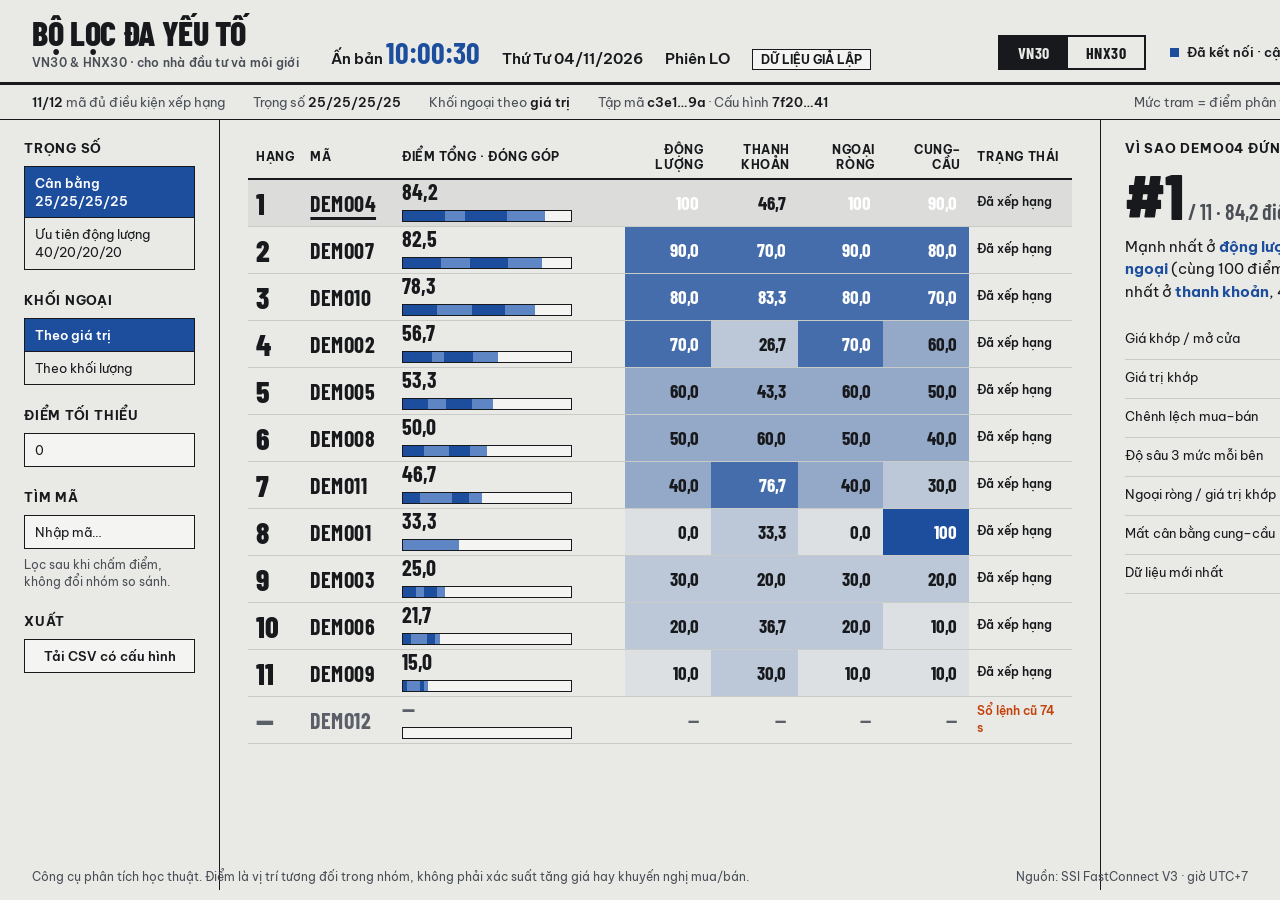
<file: .impeccable/mocks/decision/assigned.html>
<!doctype html><html lang="vi"><head><meta charset="utf-8">
<link href="https://fonts.googleapis.com/css2?family=Barlow+Condensed:wght@500;600;700;800&family=Be+Vietnam+Pro:wght@400;500;600;700&display=swap" rel="stylesheet">
<style>
:root{--paper:#E9EAE6;--ink:#17191C;--ink2:#4A4F57;--spot:#1D4E9E;--rule:#17191C;--warn:#C2410C}
*{box-sizing:border-box;margin:0;padding:0}
body{width:1440px;height:900px;overflow:hidden;background:var(--paper);color:var(--ink);font:14px/1.4 "Be Vietnam Pro",sans-serif}
.cond{font-family:"Barlow Condensed",sans-serif}
header{display:grid;grid-template-columns:auto 1fr auto;align-items:end;gap:32px;padding:18px 32px 12px;border-bottom:3px solid var(--ink)}
.mast{font:800 34px/0.9 "Barlow Condensed";letter-spacing:-.01em;text-transform:uppercase}
.mast small{display:block;font:600 12px "Be Vietnam Pro";letter-spacing:.02em;text-transform:none;color:var(--ink2);margin-top:6px}
.edition{display:flex;gap:22px;align-items:baseline;font:600 15px "Be Vietnam Pro"}
.edition b{font:700 30px/1 "Barlow Condensed";color:var(--spot)}
.tabs{display:flex;gap:0;border:2px solid var(--ink)}
.tabs span{padding:6px 18px;font:700 16px "Barlow Condensed";letter-spacing:.03em}
.tabs .on{background:var(--ink);color:var(--paper)}
.live{font:600 13px "Be Vietnam Pro";display:flex;align-items:center;gap:8px}
.live i{width:9px;height:9px;background:var(--spot);display:inline-block}
.sub{display:flex;gap:28px;padding:8px 32px;border-bottom:1px solid var(--rule);font-size:13px;color:var(--ink2)}
.sub b{color:var(--ink);font-weight:600}
main{display:grid;grid-template-columns:220px 1fr 340px;height:calc(900px - 130px)}
aside.filters{padding:20px 24px;border-right:1px solid var(--rule)}
h3{font:700 13px "Be Vietnam Pro";text-transform:uppercase;letter-spacing:.06em;margin:0 0 10px}
.ctl{margin-bottom:22px}
.seg{display:flex;flex-direction:column;border:1.5px solid var(--ink)}
.seg span{padding:7px 10px;font-size:13px;border-bottom:1px solid var(--ink)}
.seg span:last-child{border:0}
.seg .on{background:var(--spot);color:#fff;font-weight:600}
.input{border:1.5px solid var(--ink);padding:7px 10px;font-size:13px;background:#F4F5F2}
.note{font-size:12px;color:var(--ink2);margin-top:8px}
section.board{padding:16px 28px;overflow:hidden}
table{width:100%;border-collapse:collapse}
th{font:700 12px "Be Vietnam Pro";text-transform:uppercase;letter-spacing:.05em;text-align:left;padding:6px 8px;border-bottom:2px solid var(--ink)}
th.n{text-align:right}
td{padding:0 8px;height:46px;border-bottom:1px solid #C9CCC6;font-size:14px}
.rk{font:800 30px/1 "Barlow Condensed";width:52px}
.sym{font:700 22px/1 "Barlow Condensed";letter-spacing:.02em;width:96px}
.tot{width:250px}
.tot .num{font:700 22px/1 "Barlow Condensed";display:inline-block;width:52px}
.budget{display:inline-flex;width:170px;height:12px;border:1px solid var(--ink);vertical-align:middle;background:#F4F5F2}
.budget s{display:block;height:100%;text-decoration:none}
.f{width:96px;text-align:right;font:700 19px/46px "Barlow Condensed";padding-right:12px}
.t0{background:rgba(29,78,158,.06)}.t1{background:rgba(29,78,158,.22)}.t2{background:rgba(29,78,158,.42)}.t3{background:rgba(29,78,158,.8);color:#fff}.t4{background:#1D4E9E;color:#fff}
.mark{width:120px;font-size:12px;font-weight:600}
tr.sel td{background:rgba(23,25,28,.06)}
tr.sel .sym{text-decoration:underline;text-decoration-thickness:3px;text-underline-offset:5px}
tr.off td{color:#5B6068}
tr.off .mark{color:var(--warn)}
aside.why{border-left:1px solid var(--rule);padding:20px 24px}
.big{font:800 64px/0.9 "Barlow Condensed"}
.big small{font:600 22px "Barlow Condensed";color:var(--ink2)}
.lede{font-size:15px;line-height:1.5;margin:12px 0 18px}
.lede b{color:var(--spot)}
.rows div{display:grid;grid-template-columns:1fr auto;padding:8px 0;border-bottom:1px solid #C9CCC6;font-size:13px}
.rows b{font:700 18px "Barlow Condensed"}
footer{position:absolute;bottom:0;left:0;right:0;height:0}
.foot{position:absolute;bottom:14px;left:32px;right:32px;font-size:12px;color:var(--ink2);display:flex;justify-content:space-between}
.chip{border:1.5px solid var(--ink);padding:2px 8px;font:700 12px "Be Vietnam Pro";background:#F4F5F2}
</style></head><body>
<header>
 <div class="mast">Bộ lọc đa yếu tố<small>VN30 &amp; HNX30 · cho nhà đầu tư và môi giới</small></div>
 <div class="edition"><span>Ấn bản <b class="cond">10:00:30</b></span><span>Thứ Tư 04/11/2026</span><span>Phiên LO</span><span class="chip">DỮ LIỆU GIẢ LẬP</span></div>
 <div style="display:flex;gap:24px;align-items:center"><div class="tabs"><span class="on">VN30</span><span>HNX30</span></div><div class="live"><i></i>Đã kết nối · cập nhật 2 giây trước</div></div>
</header>
<div class="sub"><span><b>11/12</b> mã đủ điều kiện xếp hạng</span><span>Trọng số <b>25/25/25/25</b></span><span>Khối ngoại theo <b>giá trị</b></span><span>Tập mã <b>c3e1…9a</b> · Cấu hình <b>7f20…41</b></span><span style="margin-left:auto">Mức tram = điểm phân vị 0–100 trong nhóm</span></div>
<main>
 <aside class="filters">
  <div class="ctl"><h3>Trọng số</h3><div class="seg"><span class="on">Cân bằng 25/25/25/25</span><span>Ưu tiên động lượng 40/20/20/20</span></div></div>
  <div class="ctl"><h3>Khối ngoại</h3><div class="seg"><span class="on">Theo giá trị</span><span>Theo khối lượng</span></div></div>
  <div class="ctl"><h3>Điểm tối thiểu</h3><div class="input">0</div></div>
  <div class="ctl"><h3>Tìm mã</h3><div class="input">Nhập mã…</div><p class="note">Lọc sau khi chấm điểm, không đổi nhóm so sánh.</p></div>
  <div class="ctl"><h3>Xuất</h3><div class="input" style="text-align:center;font-weight:600">Tải CSV có cấu hình</div></div>
 </aside>
 <section class="board">
  <table>
   <tr><th>Hạng</th><th>Mã</th><th>Điểm tổng · đóng góp</th><th class="n">Động lượng</th><th class="n">Thanh khoản</th><th class="n">Ngoại ròng</th><th class="n">Cung–cầu</th><th>Trạng thái</th></tr>
   <tr class="sel"><td class="rk">1</td><td class="sym">DEMO04</td><td class="tot"><span class="num">84,2</span><span class="budget"><s style="width:25%;background:#1D4E9E"></s><s style="width:11.7%;background:#5F86C4"></s><s style="width:25%;background:#1D4E9E"></s><s style="width:22.5%;background:#5F86C4"></s></span></td><td class="f t4">100</td><td class="f t2">46,7</td><td class="f t4">100</td><td class="f t3">90,0</td><td class="mark">Đã xếp hạng</td></tr>
   <tr><td class="rk">2</td><td class="sym">DEMO07</td><td class="tot"><span class="num">82,5</span><span class="budget"><s style="width:22.5%;background:#1D4E9E"></s><s style="width:17.5%;background:#5F86C4"></s><s style="width:22.5%;background:#1D4E9E"></s><s style="width:20%;background:#5F86C4"></s></span></td><td class="f t3">90,0</td><td class="f t3">70,0</td><td class="f t3">90,0</td><td class="f t3">80,0</td><td class="mark">Đã xếp hạng</td></tr>
   <tr><td class="rk">3</td><td class="sym">DEMO10</td><td class="tot"><span class="num">78,3</span><span class="budget"><s style="width:20%;background:#1D4E9E"></s><s style="width:20.8%;background:#5F86C4"></s><s style="width:20%;background:#1D4E9E"></s><s style="width:17.5%;background:#5F86C4"></s></span></td><td class="f t3">80,0</td><td class="f t3">83,3</td><td class="f t3">80,0</td><td class="f t3">70,0</td><td class="mark">Đã xếp hạng</td></tr>
   <tr><td class="rk">4</td><td class="sym">DEMO02</td><td class="tot"><span class="num">56,7</span><span class="budget"><s style="width:17.5%;background:#1D4E9E"></s><s style="width:6.7%;background:#5F86C4"></s><s style="width:17.5%;background:#1D4E9E"></s><s style="width:15%;background:#5F86C4"></s></span></td><td class="f t3">70,0</td><td class="f t1">26,7</td><td class="f t3">70,0</td><td class="f t2">60,0</td><td class="mark">Đã xếp hạng</td></tr>
   <tr><td class="rk">5</td><td class="sym">DEMO05</td><td class="tot"><span class="num">53,3</span><span class="budget"><s style="width:15%;background:#1D4E9E"></s><s style="width:10.8%;background:#5F86C4"></s><s style="width:15%;background:#1D4E9E"></s><s style="width:12.5%;background:#5F86C4"></s></span></td><td class="f t2">60,0</td><td class="f t2">43,3</td><td class="f t2">60,0</td><td class="f t2">50,0</td><td class="mark">Đã xếp hạng</td></tr>
   <tr><td class="rk">6</td><td class="sym">DEMO08</td><td class="tot"><span class="num">50,0</span><span class="budget"><s style="width:12.5%;background:#1D4E9E"></s><s style="width:15%;background:#5F86C4"></s><s style="width:12.5%;background:#1D4E9E"></s><s style="width:10%;background:#5F86C4"></s></span></td><td class="f t2">50,0</td><td class="f t2">60,0</td><td class="f t2">50,0</td><td class="f t2">40,0</td><td class="mark">Đã xếp hạng</td></tr>
   <tr><td class="rk">7</td><td class="sym">DEMO11</td><td class="tot"><span class="num">46,7</span><span class="budget"><s style="width:10%;background:#1D4E9E"></s><s style="width:19.2%;background:#5F86C4"></s><s style="width:10%;background:#1D4E9E"></s><s style="width:7.5%;background:#5F86C4"></s></span></td><td class="f t2">40,0</td><td class="f t3">76,7</td><td class="f t2">40,0</td><td class="f t1">30,0</td><td class="mark">Đã xếp hạng</td></tr>
   <tr><td class="rk">8</td><td class="sym">DEMO01</td><td class="tot"><span class="num">33,3</span><span class="budget"><s style="width:0"></s><s style="width:8.3%;background:#5F86C4"></s><s style="width:0"></s><s style="width:25%;background:#5F86C4"></s></span></td><td class="f t0">0,0</td><td class="f t1">33,3</td><td class="f t0">0,0</td><td class="f t4">100</td><td class="mark">Đã xếp hạng</td></tr>
   <tr><td class="rk">9</td><td class="sym">DEMO03</td><td class="tot"><span class="num">25,0</span><span class="budget"><s style="width:7.5%;background:#1D4E9E"></s><s style="width:5%;background:#5F86C4"></s><s style="width:7.5%;background:#1D4E9E"></s><s style="width:5%;background:#5F86C4"></s></span></td><td class="f t1">30,0</td><td class="f t1">20,0</td><td class="f t1">30,0</td><td class="f t1">20,0</td><td class="mark">Đã xếp hạng</td></tr>
   <tr><td class="rk">10</td><td class="sym">DEMO06</td><td class="tot"><span class="num">21,7</span><span class="budget"><s style="width:5%;background:#1D4E9E"></s><s style="width:9.2%;background:#5F86C4"></s><s style="width:5%;background:#1D4E9E"></s><s style="width:2.5%;background:#5F86C4"></s></span></td><td class="f t1">20,0</td><td class="f t1">36,7</td><td class="f t1">20,0</td><td class="f t0">10,0</td><td class="mark">Đã xếp hạng</td></tr>
   <tr><td class="rk">11</td><td class="sym">DEMO09</td><td class="tot"><span class="num">15,0</span><span class="budget"><s style="width:2.5%;background:#1D4E9E"></s><s style="width:7.5%;background:#5F86C4"></s><s style="width:2.5%;background:#1D4E9E"></s><s style="width:2.5%;background:#5F86C4"></s></span></td><td class="f t0">10,0</td><td class="f t1">30,0</td><td class="f t0">10,0</td><td class="f t0">10,0</td><td class="mark">Đã xếp hạng</td></tr>
   <tr class="off"><td class="rk">—</td><td class="sym">DEMO12</td><td class="tot"><span class="num">—</span><span class="budget"></span></td><td class="f">—</td><td class="f">—</td><td class="f">—</td><td class="f">—</td><td class="mark">Sổ lệnh cũ 74 s</td></tr>
  </table>
 </section>
 <aside class="why">
  <h3>Vì sao DEMO04 đứng đầu</h3>
  <div class="big">#1<small> / 11 · 84,2 điểm</small></div>
  <p class="lede">Mạnh nhất ở <b>động lượng</b> và <b>dòng tiền ngoại</b> (cùng 100 điểm phân vị). Yếu nhất ở <b>thanh khoản</b>, 46,7 điểm.</p>
  <div class="rows">
   <div><span>Giá khớp / mở cửa</span><b>+2,00 %</b></div>
   <div><span>Giá trị khớp</span><b>184,6 tỷ</b></div>
   <div><span>Chênh lệch mua–bán</span><b>24 bps</b></div>
   <div><span>Độ sâu 3 mức mỗi bên</span><b>9,8 tỷ</b></div>
   <div><span>Ngoại ròng / giá trị khớp</span><b>+0,062</b></div>
   <div><span>Mất cân bằng cung–cầu</span><b>+0,31</b></div>
   <div><span>Dữ liệu mới nhất</span><b>2 s</b></div>
  </div>
 </aside>
</main>
<div class="foot"><span>Công cụ phân tích học thuật. Điểm là vị trí tương đối trong nhóm, không phải xác suất tăng giá hay khuyến nghị mua/bán.</span><span>Nguồn: SSI FastConnect V3 · giờ UTC+7</span></div>
</body></html>
</file>
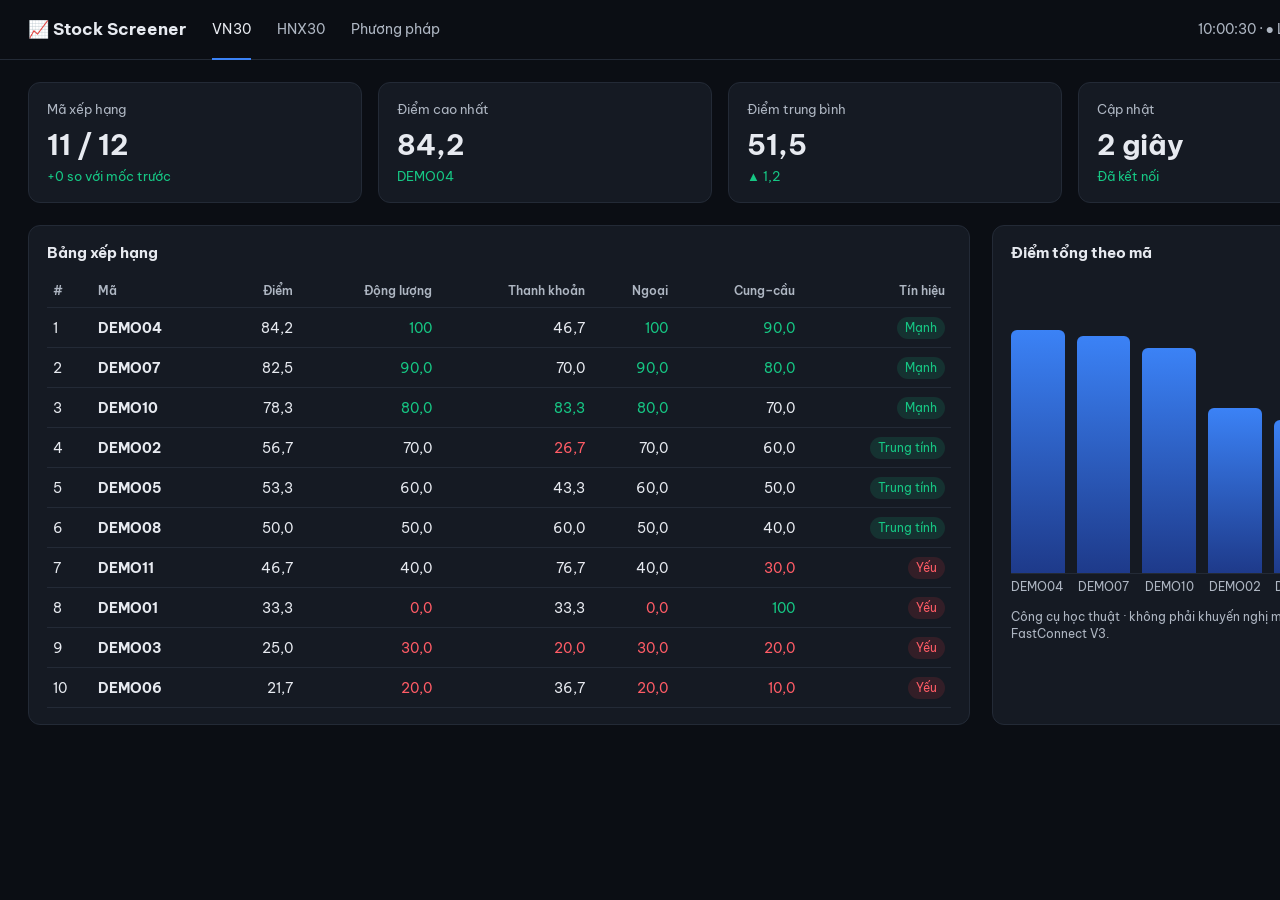
<file: .impeccable/mocks/decision/canon.html>
<!doctype html><html lang="vi"><head><meta charset="utf-8">
<link href="https://fonts.googleapis.com/css2?family=Be+Vietnam+Pro:wght@400;500;600;700&display=swap" rel="stylesheet">
<style>
:root{--bg:#0B0E14;--card:#151A23;--line:#232A36;--tx:#E7EAF0;--mu:#AEB6C2;--up:#16C784;--dn:#FF5C66;--acc:#3B82F6}
*{box-sizing:border-box;margin:0;padding:0}
body{width:1440px;height:900px;overflow:hidden;background:var(--bg);color:var(--tx);font:14px/1.45 "Be Vietnam Pro",sans-serif;font-variant-numeric:tabular-nums}
nav{height:60px;display:flex;align-items:center;gap:26px;padding:0 28px;border-bottom:1px solid var(--line)}
nav b{font-size:17px}
nav .t{color:var(--mu)}nav .t.on{color:var(--tx);border-bottom:2px solid var(--acc);padding-bottom:18px;margin-bottom:-20px}
nav .r{margin-left:auto;color:var(--mu)}
.wrap{padding:22px 28px;display:grid;grid-template-columns:1fr 420px;gap:22px}
.kpis{grid-column:1/-1;display:grid;grid-template-columns:repeat(4,1fr);gap:16px}
.k{background:var(--card);border:1px solid var(--line);border-radius:12px;padding:16px 18px}
.k span{color:var(--mu);font-size:13px}.k b{display:block;font-size:28px;margin-top:6px}.k i{font-style:normal;font-size:13px;color:var(--up)}
.panel{background:var(--card);border:1px solid var(--line);border-radius:12px;padding:16px 18px}
.panel h3{font-size:15px;margin-bottom:10px}
table{width:100%;border-collapse:collapse}
th{color:var(--mu);font-size:12px;font-weight:600;text-align:right;padding:8px 6px;border-bottom:1px solid var(--line)}
th:first-child,th:nth-child(2){text-align:left}
td{padding:0 6px;height:40px;border-bottom:1px solid var(--line);text-align:right}
td:first-child,td:nth-child(2){text-align:left}
.up{color:var(--up)}.dn{color:var(--dn)}
.pill{display:inline-block;padding:2px 8px;border-radius:999px;font-size:12px;background:rgba(22,199,132,.14);color:var(--up)}
.pill.w{background:rgba(234,57,67,.14);color:var(--dn)}
.chart{display:flex;align-items:flex-end;gap:12px;height:300px;padding-top:10px;border-bottom:1px solid var(--line)}
.chart div{flex:1;background:linear-gradient(var(--acc),#1E3A8A);border-radius:6px 6px 0 0;position:relative}
.chart div span{position:absolute;bottom:-22px;left:0;right:0;text-align:center;font-size:12px;color:var(--mu)}
.note{color:var(--mu);font-size:12px;margin-top:34px}
</style></head><body>
<nav><b>📈 Stock Screener</b><span class="t on">VN30</span><span class="t">HNX30</span><span class="t">Phương pháp</span><span class="r">10:00:30 · ● Live · Dữ liệu giả lập</span></nav>
<div class="wrap">
 <div class="kpis"><div class="k"><span>Mã xếp hạng</span><b>11 / 12</b><i>+0 so với mốc trước</i></div><div class="k"><span>Điểm cao nhất</span><b>84,2</b><i>DEMO04</i></div><div class="k"><span>Điểm trung bình</span><b>51,5</b><i>▲ 1,2</i></div><div class="k"><span>Cập nhật</span><b>2 giây</b><i>Đã kết nối</i></div></div>
 <div class="panel"><h3>Bảng xếp hạng</h3><table>
  <tr><th>#</th><th>Mã</th><th>Điểm</th><th>Động lượng</th><th>Thanh khoản</th><th>Ngoại</th><th>Cung–cầu</th><th>Tín hiệu</th></tr>
  <tr><td>1</td><td><b>DEMO04</b></td><td>84,2</td><td class="up">100</td><td>46,7</td><td class="up">100</td><td class="up">90,0</td><td><span class="pill">Mạnh</span></td></tr>
  <tr><td>2</td><td><b>DEMO07</b></td><td>82,5</td><td class="up">90,0</td><td>70,0</td><td class="up">90,0</td><td class="up">80,0</td><td><span class="pill">Mạnh</span></td></tr>
  <tr><td>3</td><td><b>DEMO10</b></td><td>78,3</td><td class="up">80,0</td><td class="up">83,3</td><td class="up">80,0</td><td>70,0</td><td><span class="pill">Mạnh</span></td></tr>
  <tr><td>4</td><td><b>DEMO02</b></td><td>56,7</td><td>70,0</td><td class="dn">26,7</td><td>70,0</td><td>60,0</td><td><span class="pill">Trung tính</span></td></tr>
  <tr><td>5</td><td><b>DEMO05</b></td><td>53,3</td><td>60,0</td><td>43,3</td><td>60,0</td><td>50,0</td><td><span class="pill">Trung tính</span></td></tr>
  <tr><td>6</td><td><b>DEMO08</b></td><td>50,0</td><td>50,0</td><td>60,0</td><td>50,0</td><td>40,0</td><td><span class="pill">Trung tính</span></td></tr>
  <tr><td>7</td><td><b>DEMO11</b></td><td>46,7</td><td>40,0</td><td>76,7</td><td>40,0</td><td class="dn">30,0</td><td><span class="pill w">Yếu</span></td></tr>
  <tr><td>8</td><td><b>DEMO01</b></td><td>33,3</td><td class="dn">0,0</td><td>33,3</td><td class="dn">0,0</td><td class="up">100</td><td><span class="pill w">Yếu</span></td></tr>
  <tr><td>9</td><td><b>DEMO03</b></td><td>25,0</td><td class="dn">30,0</td><td class="dn">20,0</td><td class="dn">30,0</td><td class="dn">20,0</td><td><span class="pill w">Yếu</span></td></tr>
  <tr><td>10</td><td><b>DEMO06</b></td><td>21,7</td><td class="dn">20,0</td><td>36,7</td><td class="dn">20,0</td><td class="dn">10,0</td><td><span class="pill w">Yếu</span></td></tr>
 </table></div>
 <div class="panel"><h3>Điểm tổng theo mã</h3><div class="chart"><div style="height:84%"><span>DEMO04</span></div><div style="height:82%"><span>DEMO07</span></div><div style="height:78%"><span>DEMO10</span></div><div style="height:57%"><span>DEMO02</span></div><div style="height:53%"><span>DEMO05</span></div><div style="height:50%"><span>DEMO08</span></div></div>
 <p class="note">Công cụ học thuật · không phải khuyến nghị mua/bán. Nguồn SSI FastConnect V3.</p></div>
</div>
</body></html>
</file>
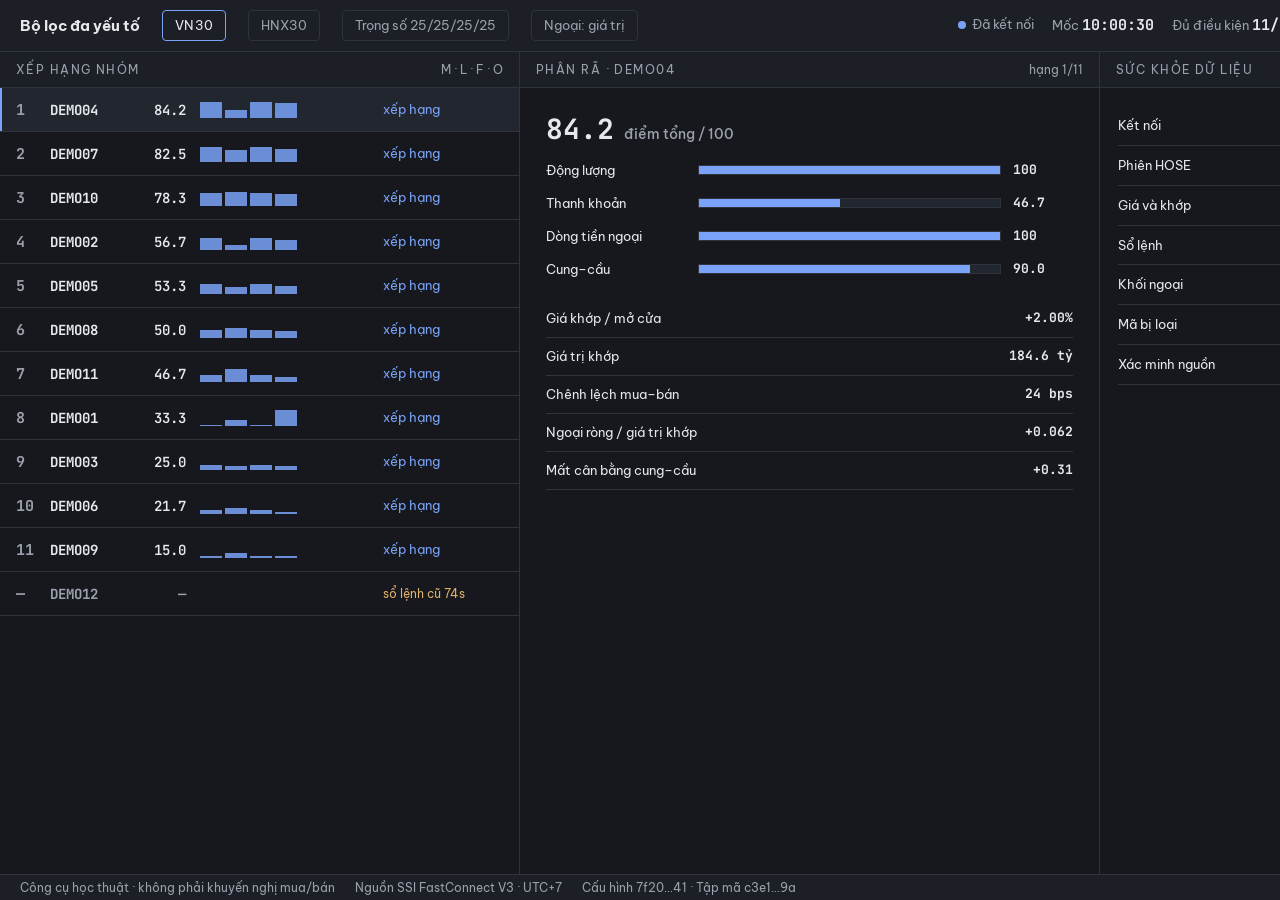
<file: .impeccable/mocks/decision/challenger-console.html>
<!doctype html><html lang="vi"><head><meta charset="utf-8">
<link href="https://fonts.googleapis.com/css2?family=JetBrains+Mono:wght@400;600;700&family=Be+Vietnam+Pro:wght@400;500;600;700&display=swap" rel="stylesheet">
<style>
:root{--g0:#16181D;--g1:#1C1F25;--g2:#22262E;--seam:#2E333C;--tx:#E6E8EC;--mu:#9AA1AD;--blue:#7AA2F7;--amber:#E0AF68}
*{box-sizing:border-box;margin:0;padding:0}
body{width:1440px;height:900px;overflow:hidden;background:var(--g0);color:var(--tx);font:13px/1.45 "Be Vietnam Pro",sans-serif}
.mono{font-family:"JetBrains Mono",monospace}
header{height:52px;display:flex;align-items:center;gap:22px;padding:0 20px;border-bottom:1px solid var(--seam);background:var(--g1)}
header b{font-size:15px}
.tab{padding:5px 12px;border:1px solid var(--seam);border-radius:4px;color:var(--mu)}
.tab.on{border-color:var(--blue);color:var(--tx)}
.stat{margin-left:auto;display:flex;gap:18px;color:var(--mu)}
.stat b{color:var(--tx)}
.dot{display:inline-block;width:8px;height:8px;border-radius:50%;background:var(--blue);margin-right:6px}
.grid{display:grid;grid-template-columns:520px 1fr 340px;height:848px}
.panel{border-right:1px solid var(--seam);display:flex;flex-direction:column}
.ph{height:36px;display:flex;align-items:center;padding:0 16px;font-size:12px;letter-spacing:.12em;text-transform:uppercase;color:var(--mu);border-bottom:1px solid var(--seam);background:var(--g1)}
.ph span{margin-left:auto;letter-spacing:0;text-transform:none}
.row{display:grid;grid-template-columns:34px 86px 64px 1fr 120px;align-items:center;height:44px;padding:0 16px;border-bottom:1px solid var(--seam)}
.row.sel{background:var(--g2);box-shadow:inset 2px 0 0 var(--blue)}
.row.off{color:var(--mu)}
.r{font:700 15px "JetBrains Mono";color:var(--mu)}
.s{font:700 14px "JetBrains Mono"}
.v{font:600 14px "JetBrains Mono";text-align:right;padding-right:14px}
.mini{display:flex;gap:3px;height:16px;align-items:flex-end}
.mini i{width:22px;background:var(--blue);opacity:.85}
.warn{color:var(--amber);font-size:12px}
.body{padding:22px 26px}
.h{font:700 28px "JetBrains Mono"}
.h small{font:500 14px "Be Vietnam Pro";color:var(--mu);margin-left:10px}
.fbar{display:grid;grid-template-columns:140px 1fr 60px;align-items:center;gap:12px;margin:14px 0}
.track{height:10px;background:var(--g2);border:1px solid var(--seam)}
.track i{display:block;height:100%;background:var(--blue)}
.kv{display:grid;grid-template-columns:1fr auto;padding:9px 0;border-bottom:1px solid var(--seam)}
.kv b{font-family:"JetBrains Mono"}
.health{padding:18px}
.hrow{display:grid;grid-template-columns:1fr auto;padding:10px 0;border-bottom:1px solid var(--seam)}
.ok{color:var(--blue)}.am{color:var(--amber)}
.foot{position:absolute;bottom:0;left:0;right:0;height:26px;border-top:1px solid var(--seam);background:var(--g1);color:var(--mu);font-size:12px;display:flex;align-items:center;padding:0 20px;gap:20px}
</style></head><body>
<header><b>Bộ lọc đa yếu tố</b><span class="tab on">VN30</span><span class="tab">HNX30</span><span class="tab">Trọng số 25/25/25/25</span><span class="tab">Ngoại: giá trị</span>
<div class="stat"><span><span class="dot"></span>Đã kết nối</span><span>Mốc <b class="mono">10:00:30</b></span><span>Đủ điều kiện <b class="mono">11/12</b></span><span style="color:var(--amber)">DỮ LIỆU GIẢ LẬP</span></div></header>
<div class="grid">
 <div class="panel"><div class="ph">Xếp hạng nhóm<span>M · L · F · O</span></div>
  <div class="row sel"><span class="r">1</span><span class="s">DEMO04</span><span class="v">84.2</span><span class="mini"><i style="height:100%"></i><i style="height:47%"></i><i style="height:100%"></i><i style="height:90%"></i></span><span class="ok">xếp hạng</span></div>
  <div class="row"><span class="r">2</span><span class="s">DEMO07</span><span class="v">82.5</span><span class="mini"><i style="height:90%"></i><i style="height:70%"></i><i style="height:90%"></i><i style="height:80%"></i></span><span class="ok">xếp hạng</span></div>
  <div class="row"><span class="r">3</span><span class="s">DEMO10</span><span class="v">78.3</span><span class="mini"><i style="height:80%"></i><i style="height:83%"></i><i style="height:80%"></i><i style="height:70%"></i></span><span class="ok">xếp hạng</span></div>
  <div class="row"><span class="r">4</span><span class="s">DEMO02</span><span class="v">56.7</span><span class="mini"><i style="height:70%"></i><i style="height:27%"></i><i style="height:70%"></i><i style="height:60%"></i></span><span class="ok">xếp hạng</span></div>
  <div class="row"><span class="r">5</span><span class="s">DEMO05</span><span class="v">53.3</span><span class="mini"><i style="height:60%"></i><i style="height:43%"></i><i style="height:60%"></i><i style="height:50%"></i></span><span class="ok">xếp hạng</span></div>
  <div class="row"><span class="r">6</span><span class="s">DEMO08</span><span class="v">50.0</span><span class="mini"><i style="height:50%"></i><i style="height:60%"></i><i style="height:50%"></i><i style="height:40%"></i></span><span class="ok">xếp hạng</span></div>
  <div class="row"><span class="r">7</span><span class="s">DEMO11</span><span class="v">46.7</span><span class="mini"><i style="height:40%"></i><i style="height:77%"></i><i style="height:40%"></i><i style="height:30%"></i></span><span class="ok">xếp hạng</span></div>
  <div class="row"><span class="r">8</span><span class="s">DEMO01</span><span class="v">33.3</span><span class="mini"><i style="height:2%"></i><i style="height:33%"></i><i style="height:2%"></i><i style="height:100%"></i></span><span class="ok">xếp hạng</span></div>
  <div class="row"><span class="r">9</span><span class="s">DEMO03</span><span class="v">25.0</span><span class="mini"><i style="height:30%"></i><i style="height:20%"></i><i style="height:30%"></i><i style="height:20%"></i></span><span class="ok">xếp hạng</span></div>
  <div class="row"><span class="r">10</span><span class="s">DEMO06</span><span class="v">21.7</span><span class="mini"><i style="height:20%"></i><i style="height:37%"></i><i style="height:20%"></i><i style="height:10%"></i></span><span class="ok">xếp hạng</span></div>
  <div class="row"><span class="r">11</span><span class="s">DEMO09</span><span class="v">15.0</span><span class="mini"><i style="height:10%"></i><i style="height:30%"></i><i style="height:10%"></i><i style="height:10%"></i></span><span class="ok">xếp hạng</span></div>
  <div class="row off"><span class="r">—</span><span class="s">DEMO12</span><span class="v">—</span><span></span><span class="warn">sổ lệnh cũ 74s</span></div>
 </div>
 <div class="panel"><div class="ph">Phân rã · DEMO04<span>hạng 1/11</span></div>
  <div class="body"><div class="h">84.2<small>điểm tổng / 100</small></div>
   <div class="fbar"><span>Động lượng</span><span class="track"><i style="width:100%"></i></span><b class="mono">100</b></div>
   <div class="fbar"><span>Thanh khoản</span><span class="track"><i style="width:46.7%"></i></span><b class="mono">46.7</b></div>
   <div class="fbar"><span>Dòng tiền ngoại</span><span class="track"><i style="width:100%"></i></span><b class="mono">100</b></div>
   <div class="fbar"><span>Cung–cầu</span><span class="track"><i style="width:90%"></i></span><b class="mono">90.0</b></div>
   <div style="margin-top:22px">
    <div class="kv"><span>Giá khớp / mở cửa</span><b>+2.00%</b></div><div class="kv"><span>Giá trị khớp</span><b>184.6 tỷ</b></div>
    <div class="kv"><span>Chênh lệch mua–bán</span><b>24 bps</b></div><div class="kv"><span>Ngoại ròng / giá trị khớp</span><b>+0.062</b></div>
    <div class="kv"><span>Mất cân bằng cung–cầu</span><b>+0.31</b></div></div></div>
 </div>
 <div class="panel" style="border-right:0"><div class="ph">Sức khỏe dữ liệu</div>
  <div class="health"><div class="hrow"><span>Kết nối</span><b class="ok">ổn định · lần 1</b></div><div class="hrow"><span>Phiên HOSE</span><b class="mono">LO</b></div>
   <div class="hrow"><span>Giá và khớp</span><b class="mono ok">2s</b></div><div class="hrow"><span>Sổ lệnh</span><b class="mono ok">3s</b></div>
   <div class="hrow"><span>Khối ngoại</span><b class="mono ok">5s</b></div><div class="hrow"><span>Mã bị loại</span><b class="mono am">1</b></div>
   <div class="hrow"><span>Xác minh nguồn</span><b class="am">chưa</b></div></div></div>
</div>
<div class="foot"><span>Công cụ học thuật · không phải khuyến nghị mua/bán</span><span>Nguồn SSI FastConnect V3 · UTC+7</span><span>Cấu hình 7f20…41 · Tập mã c3e1…9a</span></div>
</body></html>
</file>
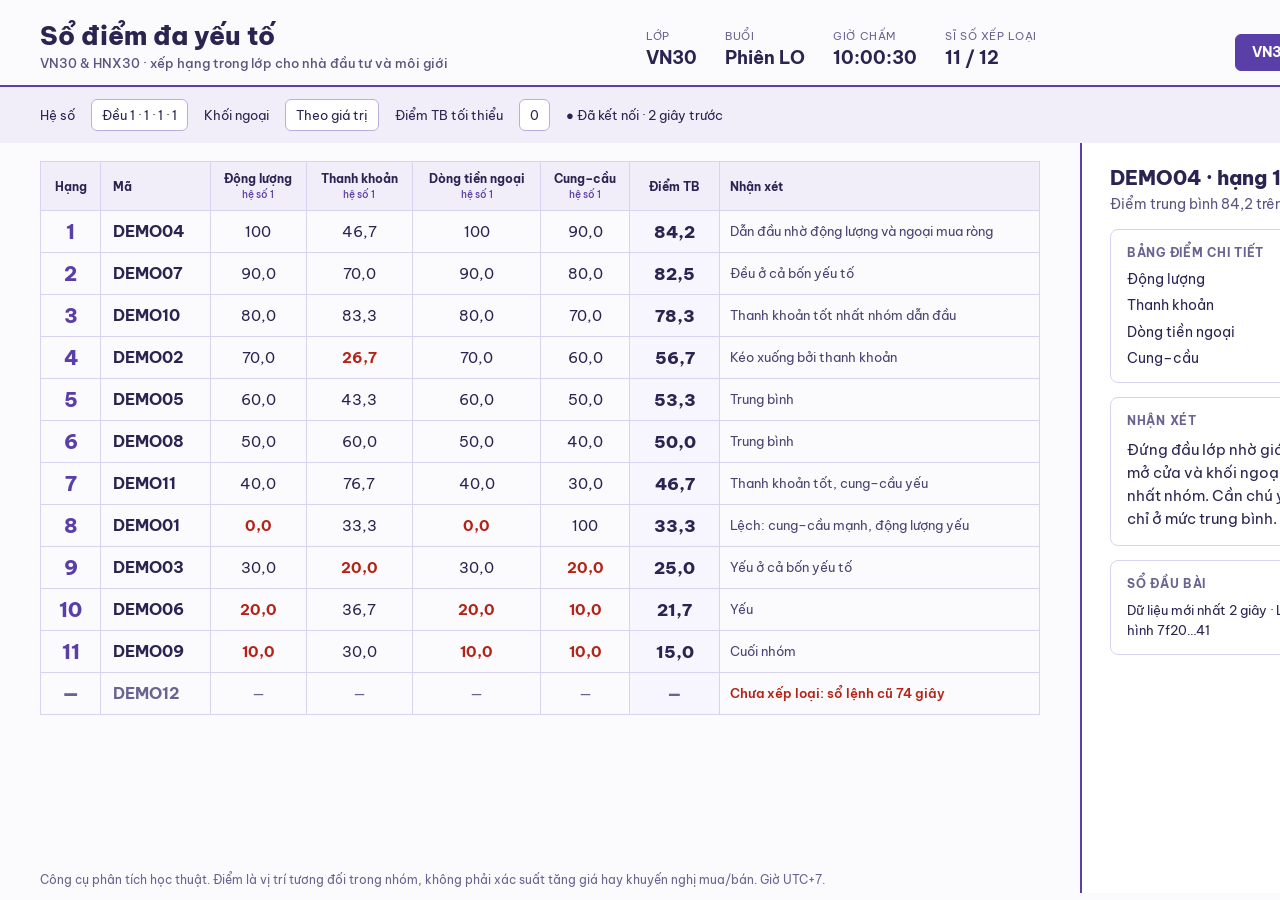
<file: .impeccable/mocks/decision/model-pick.html>
<!doctype html><html lang="vi"><head><meta charset="utf-8">
<link href="https://fonts.googleapis.com/css2?family=Be+Vietnam+Pro:wght@400;500;600;700;800&display=swap" rel="stylesheet">
<style>
:root{--paper:#FBFBFD;--ink:#2B2350;--violet:#5B3FA8;--line:#D9D2F0;--wash:#F1EEFA;--red:#B42318}
*{box-sizing:border-box;margin:0;padding:0}
body{width:1440px;height:900px;overflow:hidden;background:var(--paper);color:var(--ink);font:14px/1.45 "Be Vietnam Pro",sans-serif;font-variant-numeric:tabular-nums}
header{display:flex;align-items:flex-end;justify-content:space-between;padding:22px 40px 14px;border-bottom:2px solid var(--violet)}
h1{font:800 26px/1.1 "Be Vietnam Pro"}
h1 small{display:block;font:500 13px "Be Vietnam Pro";color:#5C5480;margin-top:4px}
.meta{display:flex;gap:28px;font-size:14px}
.meta div span{display:block;font-size:11px;text-transform:uppercase;letter-spacing:.06em;color:#6A6290}
.meta b{font-size:18px}
.tabs{display:flex;gap:6px}
.tabs span{padding:7px 16px;border:1.5px solid var(--violet);border-radius:6px;font-weight:700}
.tabs .on{background:var(--violet);color:#fff}
.bar{display:flex;gap:16px;align-items:center;padding:12px 40px;background:var(--wash);font-size:13px}
.sel{border:1.5px solid #B9AEE0;background:#fff;border-radius:6px;padding:6px 10px}
.syn{margin-left:auto;font-weight:700;color:var(--violet)}
main{display:grid;grid-template-columns:1fr 360px;gap:0;height:calc(900px - 150px)}
.sheet{padding:18px 40px}
table{width:100%;border-collapse:collapse}
th{font-size:12px;font-weight:700;text-align:center;padding:8px 6px;border:1px solid var(--line);background:var(--wash)}
th small{display:block;font-weight:500;color:var(--violet)}
td{border:1px solid var(--line);height:42px;text-align:center;font-size:15px}
td.sym{text-align:left;padding-left:12px;font-weight:700;font-size:16px}
td.avg{font-weight:800;font-size:17px;background:#F7F5FD}
td.rk{font-weight:800;font-size:20px;color:var(--violet)}
td.rem{text-align:left;padding:0 10px;font-size:13px;color:#4A4270}
td.lo{color:var(--red);font-weight:700}
tr.off td{color:#6A6290}
tr.off td.rem{color:var(--red);font-weight:600}
aside{border-left:2px solid var(--violet);padding:22px 28px;background:#fff}
aside h2{font:800 20px "Be Vietnam Pro";margin-bottom:4px}
.card{border:1.5px solid var(--line);border-radius:8px;padding:14px 16px;margin-top:14px}
.card h3{font-size:12px;text-transform:uppercase;letter-spacing:.06em;color:#6A6290;margin-bottom:8px}
.grade{display:grid;grid-template-columns:1fr auto auto;gap:6px 14px;font-size:14px}
.grade b{font-weight:800}
.grade i{font-style:normal;color:var(--violet);font-weight:600}
.remark{font-size:15px;line-height:1.55}
.foot{position:absolute;bottom:12px;left:40px;right:40px;font-size:12px;color:#6A6290}
</style></head><body>
<header>
 <h1>Sổ điểm đa yếu tố<small>VN30 &amp; HNX30 · xếp hạng trong lớp cho nhà đầu tư và môi giới</small></h1>
 <div class="meta"><div><span>Lớp</span><b>VN30</b></div><div><span>Buổi</span><b>Phiên LO</b></div><div><span>Giờ chấm</span><b>10:00:30</b></div><div><span>Sĩ số xếp loại</span><b>11 / 12</b></div></div>
 <div class="tabs"><span class="on">VN30</span><span>HNX30</span></div>
</header>
<div class="bar"><span>Hệ số</span><span class="sel">Đều 1 · 1 · 1 · 1</span><span>Khối ngoại</span><span class="sel">Theo giá trị</span><span>Điểm TB tối thiểu</span><span class="sel">0</span><span>● Đã kết nối · 2 giây trước</span><span class="syn">DỮ LIỆU GIẢ LẬP</span></div>
<main>
 <section class="sheet">
  <table>
   <tr><th style="width:60px">Hạng</th><th style="width:110px;text-align:left;padding-left:12px">Mã</th><th>Động lượng<small>hệ số 1</small></th><th>Thanh khoản<small>hệ số 1</small></th><th>Dòng tiền ngoại<small>hệ số 1</small></th><th>Cung–cầu<small>hệ số 1</small></th><th style="width:90px">Điểm TB</th><th style="width:320px;text-align:left;padding-left:10px">Nhận xét</th></tr>
   <tr><td class="rk">1</td><td class="sym">DEMO04</td><td>100</td><td>46,7</td><td>100</td><td>90,0</td><td class="avg">84,2</td><td class="rem">Dẫn đầu nhờ động lượng và ngoại mua ròng</td></tr>
   <tr><td class="rk">2</td><td class="sym">DEMO07</td><td>90,0</td><td>70,0</td><td>90,0</td><td>80,0</td><td class="avg">82,5</td><td class="rem">Đều ở cả bốn yếu tố</td></tr>
   <tr><td class="rk">3</td><td class="sym">DEMO10</td><td>80,0</td><td>83,3</td><td>80,0</td><td>70,0</td><td class="avg">78,3</td><td class="rem">Thanh khoản tốt nhất nhóm dẫn đầu</td></tr>
   <tr><td class="rk">4</td><td class="sym">DEMO02</td><td>70,0</td><td class="lo">26,7</td><td>70,0</td><td>60,0</td><td class="avg">56,7</td><td class="rem">Kéo xuống bởi thanh khoản</td></tr>
   <tr><td class="rk">5</td><td class="sym">DEMO05</td><td>60,0</td><td>43,3</td><td>60,0</td><td>50,0</td><td class="avg">53,3</td><td class="rem">Trung bình</td></tr>
   <tr><td class="rk">6</td><td class="sym">DEMO08</td><td>50,0</td><td>60,0</td><td>50,0</td><td>40,0</td><td class="avg">50,0</td><td class="rem">Trung bình</td></tr>
   <tr><td class="rk">7</td><td class="sym">DEMO11</td><td>40,0</td><td>76,7</td><td>40,0</td><td>30,0</td><td class="avg">46,7</td><td class="rem">Thanh khoản tốt, cung–cầu yếu</td></tr>
   <tr><td class="rk">8</td><td class="sym">DEMO01</td><td class="lo">0,0</td><td>33,3</td><td class="lo">0,0</td><td>100</td><td class="avg">33,3</td><td class="rem">Lệch: cung–cầu mạnh, động lượng yếu</td></tr>
   <tr><td class="rk">9</td><td class="sym">DEMO03</td><td>30,0</td><td class="lo">20,0</td><td>30,0</td><td class="lo">20,0</td><td class="avg">25,0</td><td class="rem">Yếu ở cả bốn yếu tố</td></tr>
   <tr><td class="rk">10</td><td class="sym">DEMO06</td><td class="lo">20,0</td><td>36,7</td><td class="lo">20,0</td><td class="lo">10,0</td><td class="avg">21,7</td><td class="rem">Yếu</td></tr>
   <tr><td class="rk">11</td><td class="sym">DEMO09</td><td class="lo">10,0</td><td>30,0</td><td class="lo">10,0</td><td class="lo">10,0</td><td class="avg">15,0</td><td class="rem">Cuối nhóm</td></tr>
   <tr class="off"><td class="rk">—</td><td class="sym">DEMO12</td><td>—</td><td>—</td><td>—</td><td>—</td><td class="avg">—</td><td class="rem">Chưa xếp loại: sổ lệnh cũ 74 giây</td></tr>
  </table>
 </section>
 <aside>
  <h2>DEMO04 · hạng 1/11</h2>
  <p style="color:#5C5480">Điểm trung bình 84,2 trên thang 100</p>
  <div class="card"><h3>Bảng điểm chi tiết</h3><div class="grade">
   <span>Động lượng</span><i>+2,00 %</i><b>100</b>
   <span>Thanh khoản</span><i>184,6 tỷ</i><b>46,7</b>
   <span>Dòng tiền ngoại</span><i>+0,062</i><b>100</b>
   <span>Cung–cầu</span><i>+0,31</i><b>90,0</b></div></div>
  <div class="card"><h3>Nhận xét</h3><p class="remark">Đứng đầu lớp nhờ giá tăng mạnh từ mở cửa và khối ngoại mua ròng cao nhất nhóm. Cần chú ý thanh khoản chỉ ở mức trung bình.</p></div>
  <div class="card"><h3>Sổ đầu bài</h3><p class="remark" style="font-size:13px">Dữ liệu mới nhất 2 giây · Lần kết nối 1 · Cấu hình 7f20…41</p></div>
 </aside>
</main>
<div class="foot">Công cụ phân tích học thuật. Điểm là vị trí tương đối trong nhóm, không phải xác suất tăng giá hay khuyến nghị mua/bán. Giờ UTC+7.</div>
</body></html>
</file>
